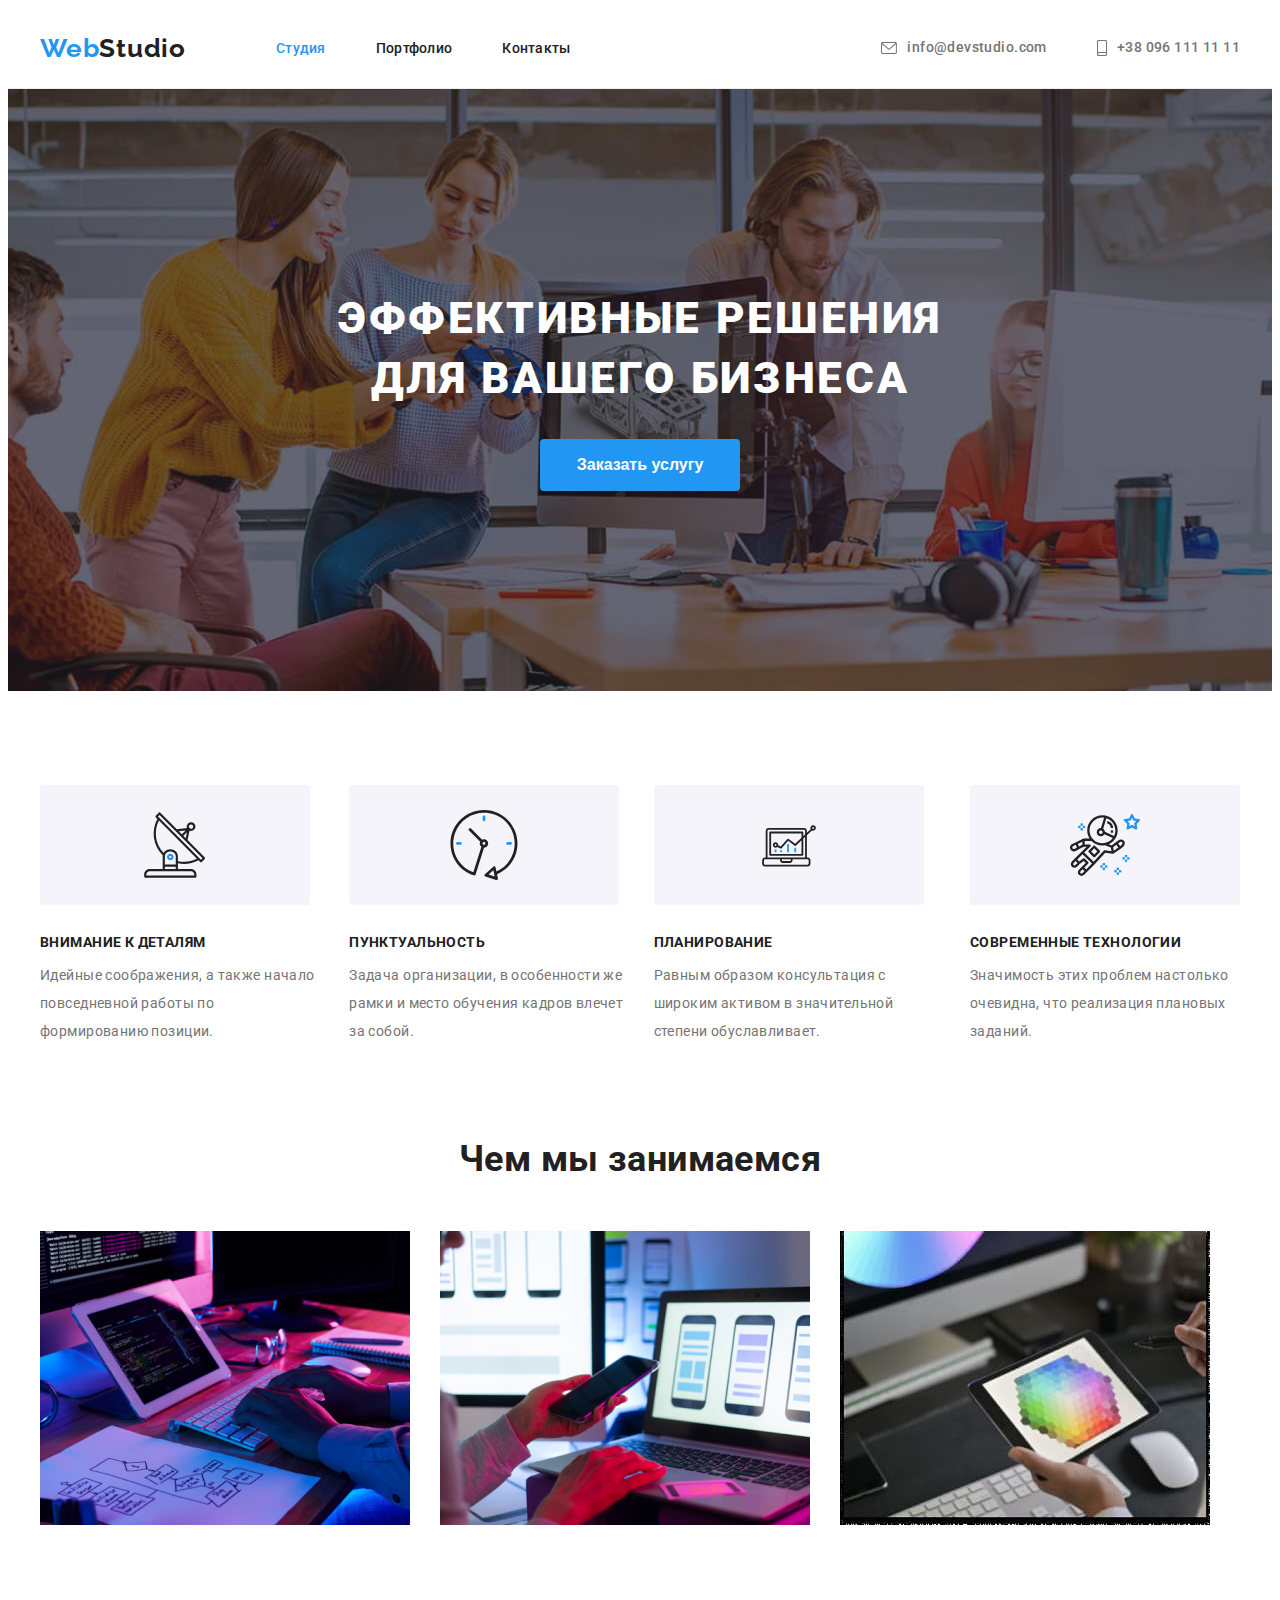
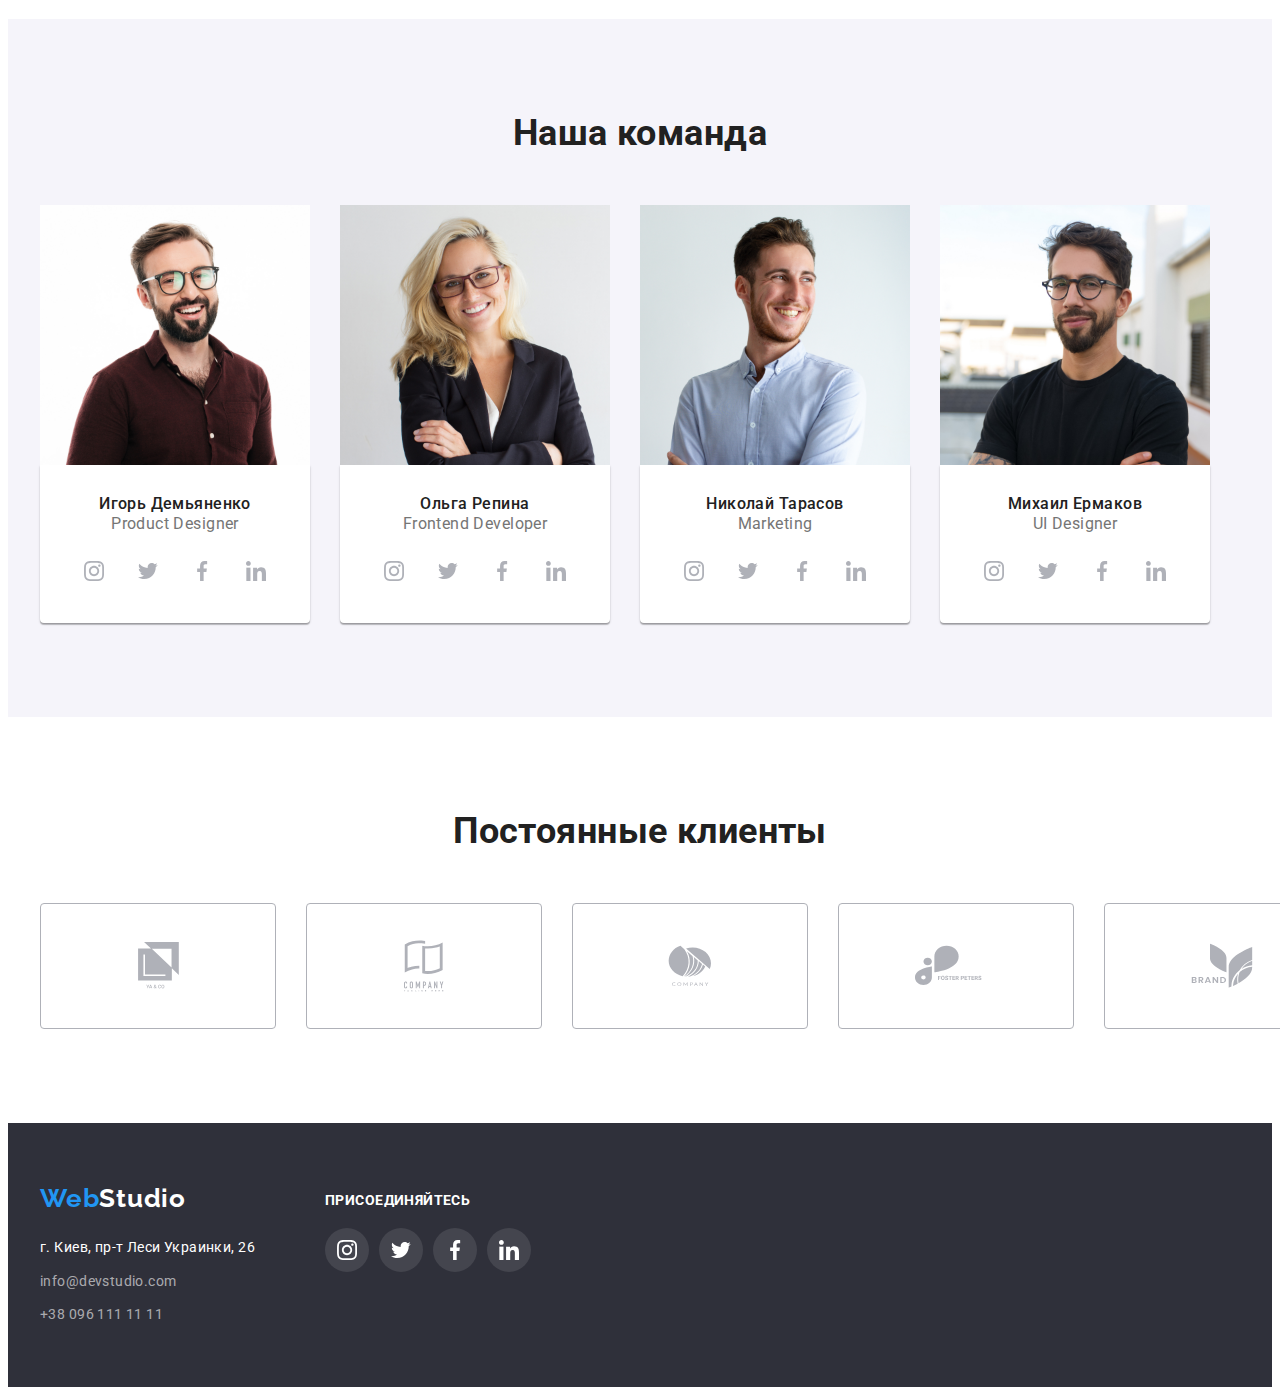
<file: index.html>
<!DOCTYPE html>
<html lang="ru">
  <head>
    <meta charset="UTF-8" />
    <meta http-equiv="X-UA-Compatible" content="IE=edge" />
    <meta name="viewport" content="width=device-width, initial-scale=1.0" />
    <title>WebStudio</title>
    <link
      href="https://fonts.googleapis.com/css2?family=Raleway:wght@700&family=Roboto:wght@400;500;700;900&display=swap"
      rel="stylesheet"
    />
    <link
      rel="stylesheet"
      href="https://cdnjs.cloudflare.com/ajax/libs/modern-normalize/1.1.0/modern-normalize.min.css"
      integrity="sha512-wpPYUAdjBVSE4KJnH1VR1HeZfpl1ub8YT/NKx4PuQ5NmX2tKuGu6U/JRp5y+Y8XG2tV+wKQpNHVUX03MfMFn9Q=="
      crossorigin="anonymous"
      referrerpolicy="no-referrer"
    />
    <link rel="stylesheet" href="./css/styles.css" />
  </head>

  <body>
    <!-- Header -->
    <header class="header">
      <div class="header-container container">
        <nav class="navigation">
          <a class="logo link" href="./index.html">
            <span class="web">Web</span>Studio</a
          >
          <ul class="nav-list list">
            <li class="nav-item item">
              <a class="nav-elements current" href="./index.html">Студия</a>
            </li>
            <li class="nav-item item">
              <a class="nav-elements" href="./portfolio.html">Портфолио</a>
            </li>
            <li class="nav-item item">
              <a class="nav-elements" href="">Контакты</a>
            </li>
          </ul>
        </nav>

        <ul class="contact-list list">
          <li class="contact-item item">
            <a class="contact-header link" href="mailto:info@devstudio.com"
              >
              <svg width="16" height="12" class="contact-icon">
                <use href="./images/sprite.svg#icon-envelope"></use>
              </svg>
              info@devstudio.com</a
            >
          </li>
          <li class="contact-item item">
            <a class="contact-header link" href="tel:+380961111111"
              >
              <svg width="10" height="16" class="contact-icon">
                <use href="./images/sprite.svg#icon-smartphone"></use>
              </svg>
              +38 096 111 11 11</a
            >
          </li>
        </ul>
      </div>
    </header>

    <!-- Hero -->
    <main class="hero">
      <section class="hero-section section">
        <div class="hero-container container">
          <h1 class="theme">
            Эффективные решения <br />
            для вашего бизнеса
          </h1>
          <button class="hero-button button" type="button">
            Заказать услугу
          </button>
        </div>
      </section>

      <!-- Main advantages -->
      <section class="advantages-section section">
        <div class="advantages-container container">
          <h2 hidden>Наши преимущества</h2>
          <ul class="advantages-list list">
            <li class="advantages-item item">
              <div class="icon-wraper">
              <svg width="65.32" height="70" class="advantages-list-icon">
                <use href="./images/sprite.svg#icon-antenna"></use>
              </svg>
              </div>
              <h3 class="advantages">Внимание к деталям</h3>
              <p class="advantages-details">
                Идейные соображения, а также начало повседневной работы по
                формированию позиции.
              </p>
            </li>
            <li class="advantages-item item">
              <div class="icon-wraper">
              <svg width="70" height="70" class="advantages-list-icon">
                <use href="./images/sprite.svg#icon-clock"></use>
              </svg>
              </div>
              <h3 class="advantages">Пунктуальность</h3>
              <p class="advantages-details">
                Задача организации, в особенности же рамки и место обучения
                кадров влечет за собой.
              </p>
            </li>
            <li class="advantages-item item">
              <div class="icon-wraper">
              <svg width="70" height="53.69" class="advantages-list-icon">
                <use href="./images/sprite.svg#icon-diagram"></use>
              </svg>
              </div>
              <h3 class="advantages">Планирование</h3>
              <p class="advantages-details">
                Равным образом консультация с широким активом в значительной
                степени обуславливает.
              </p>
            </li>
            <li class="advantages-item item">
              <div class="icon-wraper">
              <svg width="70" height="70" class="advantages-list-icon">
                <use href="./images/sprite.svg#icon-astronaut"></use>
              </svg>
              </div>
              <h3 class="advantages">Современные технологии</h3>
              <p class="advantages-details">
                Значимость этих проблем настолько очевидна, что реализация
                плановых заданий.
              </p>
            </li>
          </ul>
        </div>
      </section>

      <!-- Our activity -->

      <section class="activity-section section">
        <div class="activity-container container">
          <h2 class="title">Чем мы занимаемся</h2>
          <ul class="activity-list list">
            <li class="activity-item item">
              <img
                src="./images/advantages-photo/advantage-1.jpg"
                alt="компьютер"
                width="370"
                height="294"
              />
            </li>
            <li class="activity-item item">
              <img
                src="./images/advantages-photo/advantage-2.jpg"
                alt="компьютер"
                width="370"
                height="294"
              />
            </li>
            <li class="activity-item item">
              <img
                src="./images/advantages-photo/advantage-3.jpg"
                alt="планшет"
                width="370"
                height="294"
              />
            </li>
          </ul>
        </div>
      </section>

      <!-- Our command -->
      <section class="command-section section">
        <div class="command-container container">
          <h2 class="title">Наша команда</h2>
          <ul class="coomand-list list">
            <li class="command-item item">
              <img
                src="images/specialists/spec-1.jpg"
                alt="Игорь Демьяненко"
                width="270"
                height="260"
              />
              <div class="command-card">
              <h3 class="name">Игорь Демьяненко</h3>
              <p class="profession" lang="en">Product Designer</p>
              <ul class="social-list list">
                <li class="social-item item">
                  <a class="social-link link" href="">
                  <svg class="social-list-icon">
                    <use href="./images/sprite.svg#icon-instagram"></use>
                  </svg>
                  </a>
                </li>
                <li class="social-item item">
                    <a class="social-link link" href="">
                    <svg class="social-list-icon">
                      <use href="./images/sprite.svg#icon-twiter"></use>
                  </svg>
                    </a>
                </li>
                <li class="social-item item">
                    <a class="social-link link" href="">
                      <svg class="social-list-icon">
                    <use href="./images/sprite.svg#icon-facebook"></use>
                  </svg>
                  </a>
                </li>
                <li class="social-item item">
                  <a class="social-link link" href="">
                  <svg class="social-list-icon">
                    <use href="./images/sprite.svg#icon-linkedin"></use>
                  </svg>
                  </a>
                </li>
              </ul>
              </div>
              </li>
            <li class="command-item item">
              <img
                src="images/specialists/spec-2.jpg"
                alt="Ольга Репина"
                width="270"
                height="260"
              />
              <div class="command-card">
              <h3 class="name">Ольга Репина</h3>
              <p class="profession" lang="en">Frontend Developer</p>
              <ul class="social-list list">
                <li class="social-item item">
                  <a class="social-link link" href="">
                    <svg class="social-list-icon">
                      <use href="./images/sprite.svg#icon-instagram"></use>
                    </svg>
                  </a>
                </li>
                <li class="social-item item">
                  <a class="social-link link" href="">
                    <svg class="social-list-icon">
                      <use href="./images/sprite.svg#icon-twiter"></use>
                    </svg>
                  </a>
                </li>
                <li class="social-item item">
                  <a class="social-link link" href="">
                    <svg class="social-list-icon">
                      <use href="./images/sprite.svg#icon-facebook"></use>
                    </svg>
                  </a>
                </li>
                <li class="social-item item">
                  <a class="social-link link" href="">
                    <svg class="social-list-icon">
                      <use href="./images/sprite.svg#icon-linkedin"></use>
                    </svg>
                  </a>
                </li>
              </ul>
              </div>
            </li>
            <li class="command-item item">
              <img
                src="images/specialists/spec-3.jpg"
                alt="Николай Тарасов"
                width="270"
                height="260"
              />
              <div class="command-card">
              <h3 class="name">Николай Тарасов</h3>
              <p class="profession" lang="en">Marketing</p>
              <ul class="social-list list">
                <li class="social-item item">
                  <a class="social-link link" href="">
                    <svg class="social-list-icon">
                      <use href="./images/sprite.svg#icon-instagram"></use>
                    </svg>
                  </a>
                </li>
                <li class="social-item item">
                  <a class="social-link link" href="">
                    <svg class="social-list-icon">
                      <use href="./images/sprite.svg#icon-twiter"></use>
                    </svg>
                  </a>
                </li>
                <li class="social-item item">
                  <a class="social-link link" href="">
                    <svg class="social-list-icon">
                      <use href="./images/sprite.svg#icon-facebook"></use>
                    </svg>
                  </a>
                </li>
                <li class="social-item item">
                  <a class="social-link link" href="">
                    <svg class="social-list-icon">
                      <use href="./images/sprite.svg#icon-linkedin"></use>
                    </svg>
                  </a>
                </li>
              </ul>
              </div>
            </li>
            <li class="command-item item">
              <img
                src="images/specialists/spec-4.jpg"
                alt="Михаил Ермаков"
                width="270"
                height="260"
              />
              <div class="command-card">
              <h3 class="name">Михаил Ермаков</h3>
              <p class="profession" lang="en">UI Designer</p>
              <ul class="social-list list">
                <li class="social-item item">
                  <a class="social-link link" href="">
                    <svg class="social-list-icon">
                      <use href="./images/sprite.svg#icon-instagram"></use>
                    </svg>
                  </a>
                </li>
                <li class="social-item item">
                  <a class="social-link link" href="">
                    <svg class="social-list-icon">
                      <use href="./images/sprite.svg#icon-twiter"></use>
                    </svg>
                  </a>
                </li>
                <li class="social-item item">
                  <a class="social-link link" href="">
                    <svg class="social-list-icon">
                      <use href="./images/sprite.svg#icon-facebook"></use>
                    </svg>
                  </a>
                </li>
                <li class="social-item item">
                  <a class="social-link link" href="">
                    <svg class="social-list-icon">
                      <use href="./images/sprite.svg#icon-linkedin"></use>
                    </svg>
                  </a>
                </li>
              </ul>
              </div>
            </li>
          </ul>
        </div>
      </section>
    </main>

    <!-- Our clients -->

    <section class="clients-section section">
      <div class="clients-container container">
        <h2 class="title">Постоянные клиенты</h2>
        <ul class="clients-list list">     
        <li class="clients-item item">
          <a class="clients-link link" href="">
            <svg class="clients-list-icon" width="41" height="46.7" >
              <use href="./images/sprite.svg#icon-group-1"></use>
            </svg>
          </a>
        </li>
        <li class="clients-item item">
            <a class="clients-link link" href="">
              <svg class="clients-list-icon" width="40" height="52" >
                <use href="./images/sprite.svg#icon-group-2"></use>
              </svg>
            </a>
        </li>
        <li class="clients-item item">
            <a class="clients-link link" href="">
              <svg class="clients-list-icon" width="43.46" height="41.18" >
                <use href="./images/sprite.svg#icon-group-3"></use>
              </svg>
            </a>
        </li>
        <li class="clients-item item">
            <a class="clients-link link" href="">
              <svg class="clients-list-icon" width="84.44" height="40.62">
                <use href="./images/sprite.svg#icon-group-4"></use>
              </svg>
            </a>
        </li>
        <li class="clients-item item">
            <a class="clients-link link" href="">
              <svg class="clients-list-icon" width="62.54" height="45.42">
                <use href="./images/sprite.svg#icon-group-5"></use>
              </svg>
            </a>
        </li>
        <li class="clients-item item">
            <a class="clients-link link" href="">
              <svg class="clients-list-icon" width="93.79" height="43.93">
                <use href="./images/sprite.svg#icon-group-6"></use>
              </svg>
            </a>
        </li>
        </ul>
      </div>
    </section>

    <!-- Footer -->

    <footer class="footer">
      <div class="footer-container container">
      <ul class="footer-list">
        <div class="adress-footer">
        <li>
        <a class="logo-footer link" href="./index.html">
          <span class="web">Web</span>Studio</a
        >
        <div class="adress"> 
          <a
            class="adress link"
            href="https://goo.gl/maps/cef3GvmBDTcJfVNKA"
            target="_blank"
            rel="noopener noreferrer"
          >
            г. Киев, пр-т Леси Украинки, 26</a
          >
        </div>
        <ul class="adress-list list">
          <li class="adress-item item">
            <a class="contact-footer link" href="mailto:info@devstudio.com"
              >info@devstudio.com</a
            >
          </li>
          <li class="adress-item item">
            <a class="contact-footer link" href="tel:+380961111111"
              >+38 096 111 11 11</a
            >
          </li>
        </ul>
        </li>
        </div>

        <li>
        <div class="social-footer">
          <h3 class="invitation">присоединяйтесь</h3>
          <ul class="social-footer-list">
            <li class="social-footer-item item">
              <a class="social-footer-link link" href="">
                <svg class="social-footer-icon">
                  <use href="./images/sprite.svg#icon-instagram"></use>
                </svg>
              </a>
            </li>
            <li class="social-footer-item item">
              <a class="social-footer-link link" href="">
                <svg class="social-footer-icon">
                  <use href="./images/sprite.svg#icon-twiter"></use>
                </svg>
              </a>
            </li>
            <li class="social-footer-item item">
              <a class="social-footer-link link" href="">
                <svg class="social-footer-icon">
                  <use href="./images/sprite.svg#icon-facebook"></use>
                </svg>
              </a>
            </li>
            <li class="social-footer-item item">
              <a class="social-footer-link link" href="">
                <svg class="social-footer-icon">
                  <use href="./images/sprite.svg#icon-linkedin"></use>
                </svg>
              </a>
            </li>
          </ul>
        </div>
        </li>
        </ul>
      </div>
    </footer>
  </body>
</html>
</file>
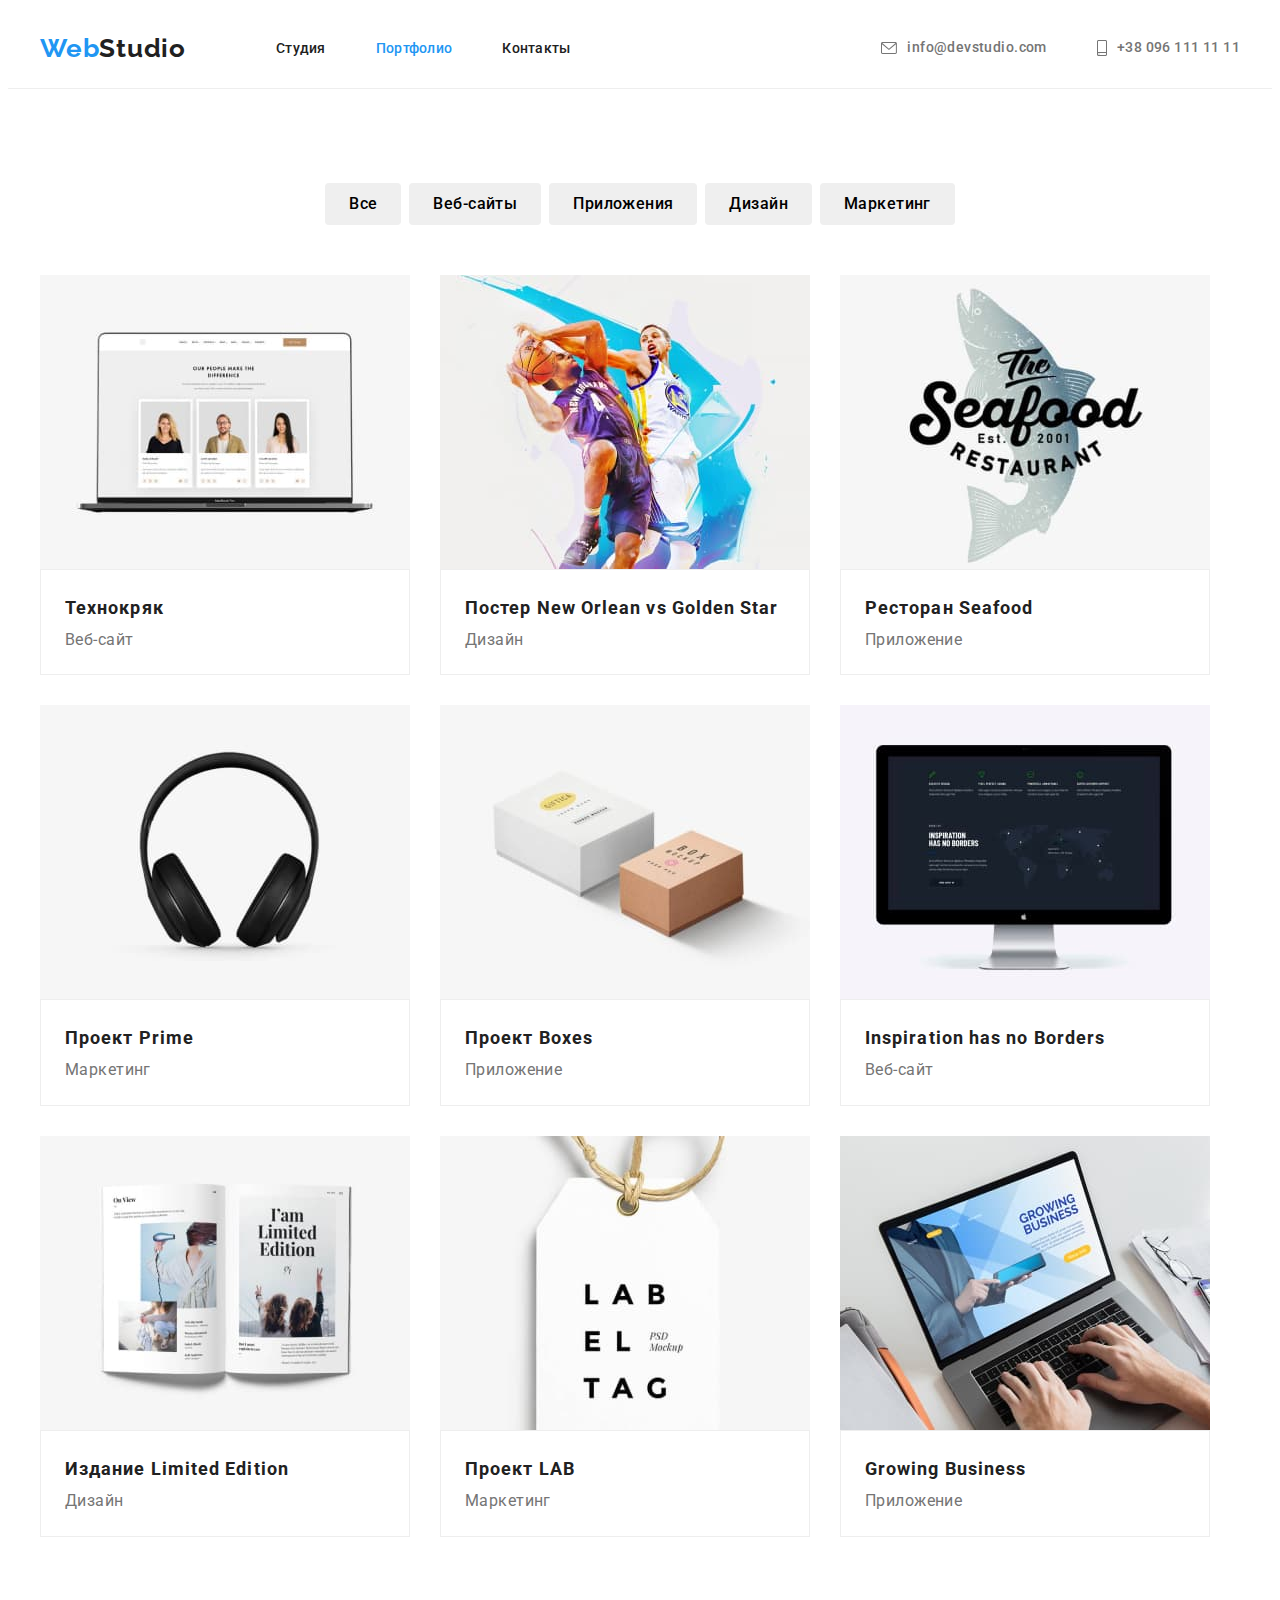
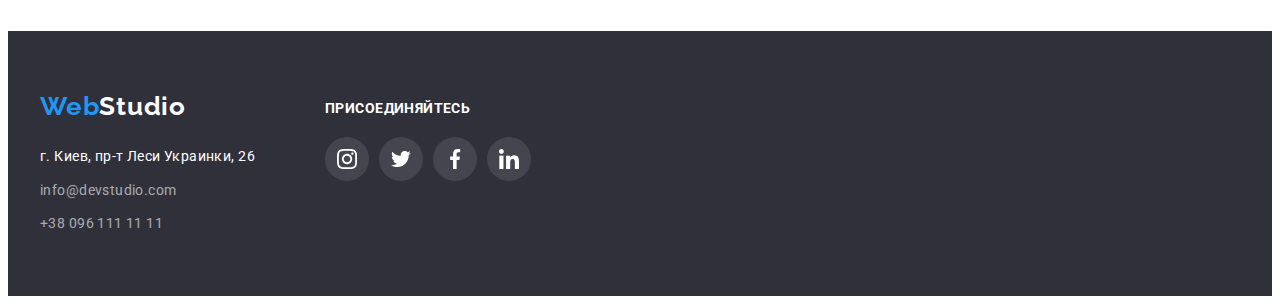
<file: portfolio.html>
<!DOCTYPE html>
<html lang="ru">
  <head>
    <meta charset="UTF-8" />
    <meta http-equiv="X-UA-Compatible" content="IE=edge" />
    <meta name="viewport" content="width=device-width, initial-scale=1.0" />
    <title>Portfolio</title>
    <link rel="preconnect" href="https://fonts.gstatic.com" />
    <link
      href="https://fonts.googleapis.com/css2?family=Raleway:wght@700&display=swap"
      rel="stylesheet"
    />
    <link
      href="https://fonts.googleapis.com/css2?family=Raleway:wght@700&family=Roboto:wght@400;500;700;900&display=swap"
      rel="stylesheet"
    />
    <link
      rel="stylesheet"
      href="https://cdnjs.cloudflare.com/ajax/libs/modern-normalize/1.1.0/modern-normalize.min.css"
      integrity="sha512-wpPYUAdjBVSE4KJnH1VR1HeZfpl1ub8YT/NKx4PuQ5NmX2tKuGu6U/JRp5y+Y8XG2tV+wKQpNHVUX03MfMFn9Q=="
      crossorigin="anonymous"
      referrerpolicy="no-referrer"
    />
    <link rel="stylesheet" href="./css/styles.css" />
  </head>
  <body>
    <!-- Header -->
    <header class="header">
      <div class="header-container container">
        <nav class="navigation">
          <a class="logo link" href="./index.html">
            <span class="web">Web</span>Studio</a>
          <ul class="nav-list list">
            <li class="nav-item item">
              <a class="nav-elements" href="./index.html">Студия</a>
            </li>
            <li class="nav-item item">
              <a class="nav-elements current" href="./portfolio.html">Портфолио</a>
            </li>
            <li class="nav-item item">
              <a class="nav-elements" href="">Контакты</a>
            </li>
          </ul>
        </nav>
    
        <ul class="contact-list list">
          <li class="contact-item item">
            <a class="contact-header link" href="mailto:info@devstudio.com">
              <svg width="16" height="12" class="contact-icon">
                <use href="./images/sprite.svg#icon-envelope"></use>
              </svg>
              info@devstudio.com</a>
          </li>
          <li class="contact-item item">
            <a class="contact-header link" href="tel:+380961111111">
              <svg width="10" height="16" class="contact-icon">
                <use href="./images/sprite.svg#icon-smartphone"></use>
              </svg>
              +38 096 111 11 11</a>
          </li>
        </ul>
      </div>
    </header>

    <main>
      <!-- Section -->

      <section class="projects-section section">
        <div class="projects-container container">
          <h1 hidden>Buttons</h1>
          <ul class="projects-list list">
            <li class="projects-item item">
              <button type="button" class="project-button button" >Все</button>
            </li>
            <li class="projects-item item">
              <button type="button" class="project-button button" >
                Веб-сайты
              </button>
            </li>
            <li class="projects-item item">
              <button type="button" class="project-button button" >
                Приложения
              </button>
            </li>
            <li class="projects-item item">
              <button type="button" class="project-button button" >
                Дизайн
              </button>
            </li>
            <li class="projects-item item">
              <button type="button" class="project-button button" >
                Маркетинг
              </button>
            </li>
          </ul>

          <ul class="our-projects-list list">
            <li class="our-projects-item item">
              <a class="projects-link link" href=""
                ><img
                  src="./images/portfolio/computer.jpg"
                  alt="компьютер"
                  width="370"
                  height="294"
              /></a>
              <div class="card-content">
                <h2 class="project-name">Технокряк</h2>
                <p class="project-type">Веб-сайт</p>
              </div>
            </li>
            <li class="our-projects-item item">
              <a class="projects-link link" href=""
                ><img
                  src="./images/portfolio/basketball.jpg"
                  alt="баскетбол"
                  width="370"
                  height="294"
              /></a>
              <div class="card-content">
                <h2 class="project-name">Постер New Orlean vs Golden Star</h2>
                <p class="project-type">Дизайн</p>
              </div>
            </li>
            <li class="our-projects-item item">
              <a class="projects-link link" href=""
                ><img
                  src="./images/portfolio/seafood.jpg"
                  alt="рыба"
                  width="370"
                  height="294"
              /></a>
              <div class="card-content">
                <h2 class="project-name">Ресторан Seafood</h2>
                <p class="project-type">Приложение</p>
              </div>
            </li>
            <li class="our-projects-item item">
              <a class="projects-link link" href=""
                ><img
                  src="./images/portfolio/headphones.jpg"
                  alt="наушники"
                  width="370"
                  height="294"
              /></a>
              <div class="card-content">
                <h2 class="project-name">Проект Prime</h2>
                <p class="project-type">Маркетинг</p>
              </div>
            </li>
            <li class="our-projects-item item">
              <a class="projects-link link" href=""
                ><img
                  src="./images/portfolio/boxes.jpg"
                  alt="бокс"
                  width="370"
                  height="294"
              /></a>
              <div class="card-content">
                <h2 class="project-name">Проект Boxes</h2>
                <p class="project-type">Приложение</p>
              </div>
            </li>
            <li class="our-projects-item item">
              <a class="projects-link link" href=""
                ><img
                  src="./images/portfolio/monitor.jpg"
                  alt="монитор"
                  width="370"
                  height="294"
              /></a>
              <div class="card-content">
                <h2 class="project-name">Inspiration has no Borders</h2>
                <p class="project-type">Веб-сайт</p>
              </div>
            </li>
            <li class="our-projects-item item">
              <a class="projects-link link" href=""
                ><img
                  src="./images/portfolio/journal.jpg"
                  alt="журнал"
                  width="370"
                  height="294"
              /></a>
              <div class="card-content">
                <h2 class="project-name">Издание Limited Edition</h2>
                <p class="project-type">Дизайн</p>
              </div>
            </li>
            <li class="our-projects-item item">
              <a class="projects-link link" href=""
                ><img
                  src="./images/portfolio/label.jpg"
                  alt="лэйбл"
                  width="370"
                  height="294"
              /></a>
              <div class="card-content">
                <h2 class="project-name">Проект LAB</h2>
                <p class="project-type">Маркетинг</p>
              </div>
            </li>
            <li class="our-projects-item item">
              <a class="projects-link link" href=""
                ><img
                  src="./images/portfolio/notebook.jpg"
                  alt="ноутбук"
                  width="370"
                  height="294"
              /></a>
              <div class="card-content">
                <h2 class="project-name">Growing Business</h2>
                <p class="project-type">Приложение</p>
              </div>
            </li>
          </ul>
        </div>
      </section>
    </main>

    <!-- Footer -->

    <footer class="footer">
      <div class="footer-container container">
        <ul class="footer-list">
          <div class="adress-footer">
            <li>
              <a class="logo-footer link" href="./index.html">
                <span class="web">Web</span>Studio</a>
              <div class="adress">
                <a class="adress link" href="https://goo.gl/maps/cef3GvmBDTcJfVNKA" target="_blank"
                  rel="noopener noreferrer">
                  г. Киев, пр-т Леси Украинки, 26</a>
              </div>
              <ul class="adress-list list">
                <li class="adress-item item">
                  <a class="contact-footer link" href="mailto:info@devstudio.com">info@devstudio.com</a>
                </li>
                <li class="adress-item item">
                  <a class="contact-footer link" href="tel:+380961111111">+38 096 111 11 11</a>
                </li>
              </ul>
            </li>
          </div>
    
          <li>
            <div class="social-footer">
              <h3 class="invitation">присоединяйтесь</h3>
              <ul class="social-footer-list">
                <li class="social-footer-item item">
                  <a class="social-footer-link link" href="">
                    <svg class="social-footer-icon">
                      <use href="./images/sprite.svg#icon-instagram"></use>
                    </svg>
                  </a>
                </li>
                <li class="social-footer-item item">
                  <a class="social-footer-link link" href="">
                    <svg class="social-footer-icon">
                      <use href="./images/sprite.svg#icon-twiter"></use>
                    </svg>
                  </a>
                </li>
                <li class="social-footer-item item">
                  <a class="social-footer-link link" href="">
                    <svg class="social-footer-icon">
                      <use href="./images/sprite.svg#icon-facebook"></use>
                    </svg>
                  </a>
                </li>
                <li class="social-footer-item item">
                  <a class="social-footer-link link" href="">
                    <svg class="social-footer-icon">
                      <use href="./images/sprite.svg#icon-linkedin"></use>
                    </svg>
                  </a>
                </li>
              </ul>
            </div>
          </li>
        </ul>
      </div>
    </footer>
  </body>
</html>
</file>
<file: css/styles.css>
:root {
  --primary-white-color: #ffffff;
  --primary-text-color: #212121;
  --paragraph-text-color: #757575;
  --accent-color: #2196f3;
  --hero-button-color: #188ce8;
  --font-color: #2f303a;
  --card-shadow: 0px 2px 1px -1px rgba(0, 0, 0, 0.2),
    0px 1px 1px 0px rgba(0, 0, 0, 0.14), 0px 1px 3px 0px rgba(0, 0, 0, 0.12);
  --card-set-gap: 30px;
}

h1,
h2,
h3,
p {
  margin: 0;
}

ul {
  list-style: none;
  margin: 0;
  padding: 0;
}

img {
  display: block;
}

.list {
  list-style: none;
}
.link {
  text-decoration: none;
}

.item {
  list-style: none;
}

button {
  cursor: pointer;
}

body {
  background-color: var(--primary-white-color);
  color: var(--primary-text-color);
  font-family: Roboto, sans-serif;
  font-size: 14px;
  letter-spacing: 0.03em;
}

.nav-list .current {
  color: var(--accent-color);
}

.container {
  width: 1200px;
  margin: 0 auto;
  padding-left: 15px;
  padding-right: 15px;
}

.section {
  padding-top: 94px;
  padding-bottom: 94px;
}

/*Header*/

.header {
  border-bottom: 1px solid #eeeeee;
}

.navigation {
  display: flex;
  align-items: center;
}

.header-container {
  display: flex;
  align-items: center;
}

.nav-list {
  display: flex;
  align-items: center;
}

.contact-list {
  margin-left: auto;
  display: flex;
  align-items: center;
}

.nav-item:not(:last-child) {
  margin-right: 50px;
}

.web {
  color: var(--accent-color);
}

.logo {
  margin-right: 90px;
  font-family: Raleway;
  font-style: 400;
  letter-spacing: 0.03em;
  font-weight: 700;
  font-size: 26px;
  line-height: 1.19;
  text-decoration: none;
  color: var(--primary-text-color);
  padding-top: 24px;
  padding-bottom: 24px;
}

.logo:hover,
.logo:focus {
  color: var(--accent-color);
}

.nav-elements {
  font-weight: 500;
  line-height: 1.14;
  letter-spacing: 0.02em;
  cursor: pointer;
  color: var(--primary-text-color);
  text-decoration: none;
  padding-bottom: 32px;
  padding-top: 32px;
}

.nav-item:not(:last-child) {
  margin-right: 50px;
}

.nav-elements:hover,
.nav-elements:focus {
  color: #afb1b8;
}

.contact-icon {
  fill: currentColor;
  margin-right: 10px;
}

.contact-item:not(:last-child) {
  margin-right: 50px;
}

.contact-header {
  display: flex;
  align-items: center;
  font-weight: 500;
  line-height: 1.14;
  color: var(--paragraph-text-color);
  text-decoration: none;
  padding-bottom: 32px;
  padding-top: 32px;
}

.contact-header:hover,
.contact-header:focus {
  fill: var(--accent-color);
  color: var(--accent-color);
}

/*Hero*/

.hero-container {
  max-width: 1600px;
}

.hero-section {
  flex-grow: 1;
  background-color: var(--font-color);
  background-image: linear-gradient(
      rgba(47, 48, 58, 0.4),
      rgba(47, 48, 58, 0.4)
    ),
    url('../images/background/bcg.jpg');
  background-size: cover;
  background-position: center;
  padding-top: 200px;
  padding-bottom: 200px;
  text-align: center;
  color: var(--primary-white-color);
}

.theme {
  margin-bottom: 30px;
  font-weight: 900;
  font-size: 44px;
  line-height: 1.36;
  letter-spacing: 0.06em;
  text-transform: uppercase;
}

.hero-button {
  cursor: pointer;
  border-radius: 4px;
  border-color: transparent;
  width: 200px;
  padding: 10px 32px;
  font-weight: 700;
  font-size: 16px;
  line-height: 1.8;
  color: inherit;
  background-color: var(--accent-color);
}

.hero-button:hover,
.hero-button:focus {
  background-color: var(--hero-button-color);
}

/*Main advantages*/

.advantages-list {
  display: flex;
  flex-direction: wrap;
  margin-left: -30px;
  align-items: center;
}

.advantages-item {
  flex-basis: calc(100% - 120px) / 4;
  margin-left: 30px;
}

.advantages {
  margin-bottom: 10px;
  font-style: 400;
  font-weight: 700;
  font-size: 14px;
  line-height: 1.14;
  text-transform: uppercase;
}

.advantages-details {
  font-size: 14px;
  line-height: 2;
  color: var(--paragraph-text-color);
  text-transform: none;
}

.icon-wraper {
  display: flex;
  justify-content: center;
  align-items: center;
  width: 270px;
  height: 120px;
  margin-bottom: 30px;
  background-color: #f5f4fa;
  border-radius: 4px;
}

/*Our activity*/

.activity-list {
  display: flex;
  align-items: center;
  margin-left: -30px;
  margin-right: -30px;
}

.activity-item {
  flex-basis: calc(100% - 90px) / 3;
  margin-left: 30px;
  margin-left: 30px;
}

.activity-section {
  padding-top: 0;
}

.title {
  margin-bottom: 50px;
  font-weight: 700;
  font-size: 36px;
  line-height: 1.16;
  text-align: center;
}

/*Our command*/

.command-section {
  background-color: #f5f4fa;
}

.coomand-list {
  display: flex;
  flex-direction: row;
  margin-left: -30px;
  margin-right: -30px;
}

.command-item {
  flex-basis: calc(100% - 120px) / 4;
  margin-left: 30px;
}

.command-card {
  padding-top: 30px;
  padding-bottom: 30px;
  box-shadow: 0px 1px 3px rgba(0, 0, 0, 0.12), 0px 1px 1px rgba(0, 0, 0, 0.14),
    0px 2px 1px rgba(0, 0, 0, 0.2);
  border-radius: 0px 0px 4px 4px;
  background-color: var(--primary-white-color);
}

.name {
  text-align: center;
  font-weight: 500;
  font-size: 16px;
  line-height: 1.18;
}

.profession {
  text-align: center;
  font-size: 16px;
  line-height: 19px;
  color: var(--paragraph-text-color);
  margin-bottom: 16px;
}

.social-list {
  display: flex;
  justify-content: space-between;
  padding-left: 32px;
  padding-right: 32px;
  color: #afb1b8;
}

.social-item:not(:last-child) {
  margin-right: 10px;
}

.social-list-icon {
  fill: #afb1b8;
  width: 20px;
  height: 20px;
}

.social-link {
  display: flex;
  align-items: center;
  justify-content: center;
  width: 44px;
  height: 44px;
  border-radius: 50%;
  color: var(--paragraph-text-color);
}

.social-link:hover,
.social-link:focus {
  color: var(--primary-white-color);
  background-color: var(--accent-color);
}

/* Our clients */

.clients-list {
  display: flex;
  justify-content: space-between;
}

.clients-item:not(:last-child) {
  margin-right: 30px;
}

.clients-link {
  display: flex;
  align-items: center;
  justify-content: center;
  width: 170px;
  height: 92px;
  padding: 16px 32px;
  border: 1px solid #afb1b8;
  border-radius: 4px;
  color: #afb1b8;
}

.clients-list-icon {
  fill: currentColor;
}

.clients-link:hover,
.clients-link:focus {
  color: var(--accent-color);
  border-color: var(--accent-color);
}

/*Footer*/

.footer {
  background-color: var(--font-color);
}

.footer-container {
  display: flex;
  align-items: baseline;
}

.adress-footer {
  padding-bottom: 60px;
  padding-top: 60px;
}

.logo-footer {
  font-family: Raleway;
  font-style: 400;
  letter-spacing: 0.03em;
  font-weight: 700;
  font-size: 26px;
  line-height: 1.19;
  text-decoration: none;
  color: var(--primary-white-color);
  display: block;
  margin-bottom: 20px;
}

.adress {
  line-height: 2;
  color: var(--primary-white-color);
  text-decoration: none;
}

.adress-item:not(:last-child) {
  margin-bottom: 9px;
}

.adress:hover,
.adress:focus {
  color: var(--accent-color);
}
.adress {
  margin-bottom: 9px;
}

.contact-footer {
  margin-top: 10px;
  font-family: Roboto;
  line-height: 1.71;
  color: rgba(255, 255, 255, 0.6);
  text-decoration: none;
}

.contact-footer:hover,
.contact-footer:focus {
  color: var(--accent-color);
}

/* Footer icons */

.footer-list {
  display: flex;
}

.invitation {
  color: var(--primary-white-color);
  text-transform: uppercase;
  font-weight: 700;
  margin-bottom: 20px;
  font-size: 14px;
  line-height: 1.14;
}

.social-footer-link {
  display: flex;
  align-items: center;
  justify-content: center;
  width: 44px;
  height: 44px;
  border-radius: 50%;
  background-color: rgba(255, 255, 255, 0.1);
}

.social-footer-link:hover,
.social-footer-link:focus {
  background-color: var(--accent-color);
}

.social-footer-item:not(:last-child) {
  margin-right: 10px;
}

.social-footer-list {
  display: flex;
}

.social-footer {
  margin-left: 70px;
  padding-top: 70px;
  padding-bottom: 100px;
}

.social-footer-icon {
  width: 20px;
  height: 20px;
  fill: var(--primary-white-color);
}

/*Portfolio*/

.projects-list {
  display: flex;
  text-align: center;
  justify-content: center;
  margin-bottom: 50px;
}

.project-button {
  border-color: transparent;
  border-radius: 4px;
  padding: 6px 22px;
}

.project-button:hover,
.project-button:focus {
  background-color: var(--accent-color);
  color: var(--primary-white-color);
}

.projects-item:not(:last-child) {
  margin-right: 8px;
}

.our-projects-list {
  display: flex;
  flex-wrap: wrap;
  margin-top: calc(-1 * var(--card-set-gap));
  margin-left: calc(-1 * var(--card-set-gap));
}

.our-projects-item {
  flex-basis: calc((100% - 3 * --card-set-gap) / 3);
  margin-top: var(--card-set-gap);
  margin-left: var(--card-set-gap);
}

.our-projects-item:hover,
.our-projects-item:focus {
  box-shadow: 0px 1px 1px rgba(0, 0, 0, 0.12), 0px 4px 4px rgba(0, 0, 0, 0.06),
    1px 4px 6px rgba(0, 0, 0, 0.16);
}

.project-button {
  font-family: inherit;
  font-style: inherit;
  font-weight: 500;
  font-size: 16px;
  line-height: 1.6;
  letter-spacing: inherit;
}

.project-name {
  font-weight: 700;
  font-size: 18px;
  line-height: 2;
  letter-spacing: 0.06em;
}

.project-type {
  font-size: 16px;
  line-height: 1.8;
  color: var(--paragraph-text-color);
}

.card-content {
  padding: 20px 24px;
  border-top: none;
  border: 1px solid #eeeeee;
}
</file>
